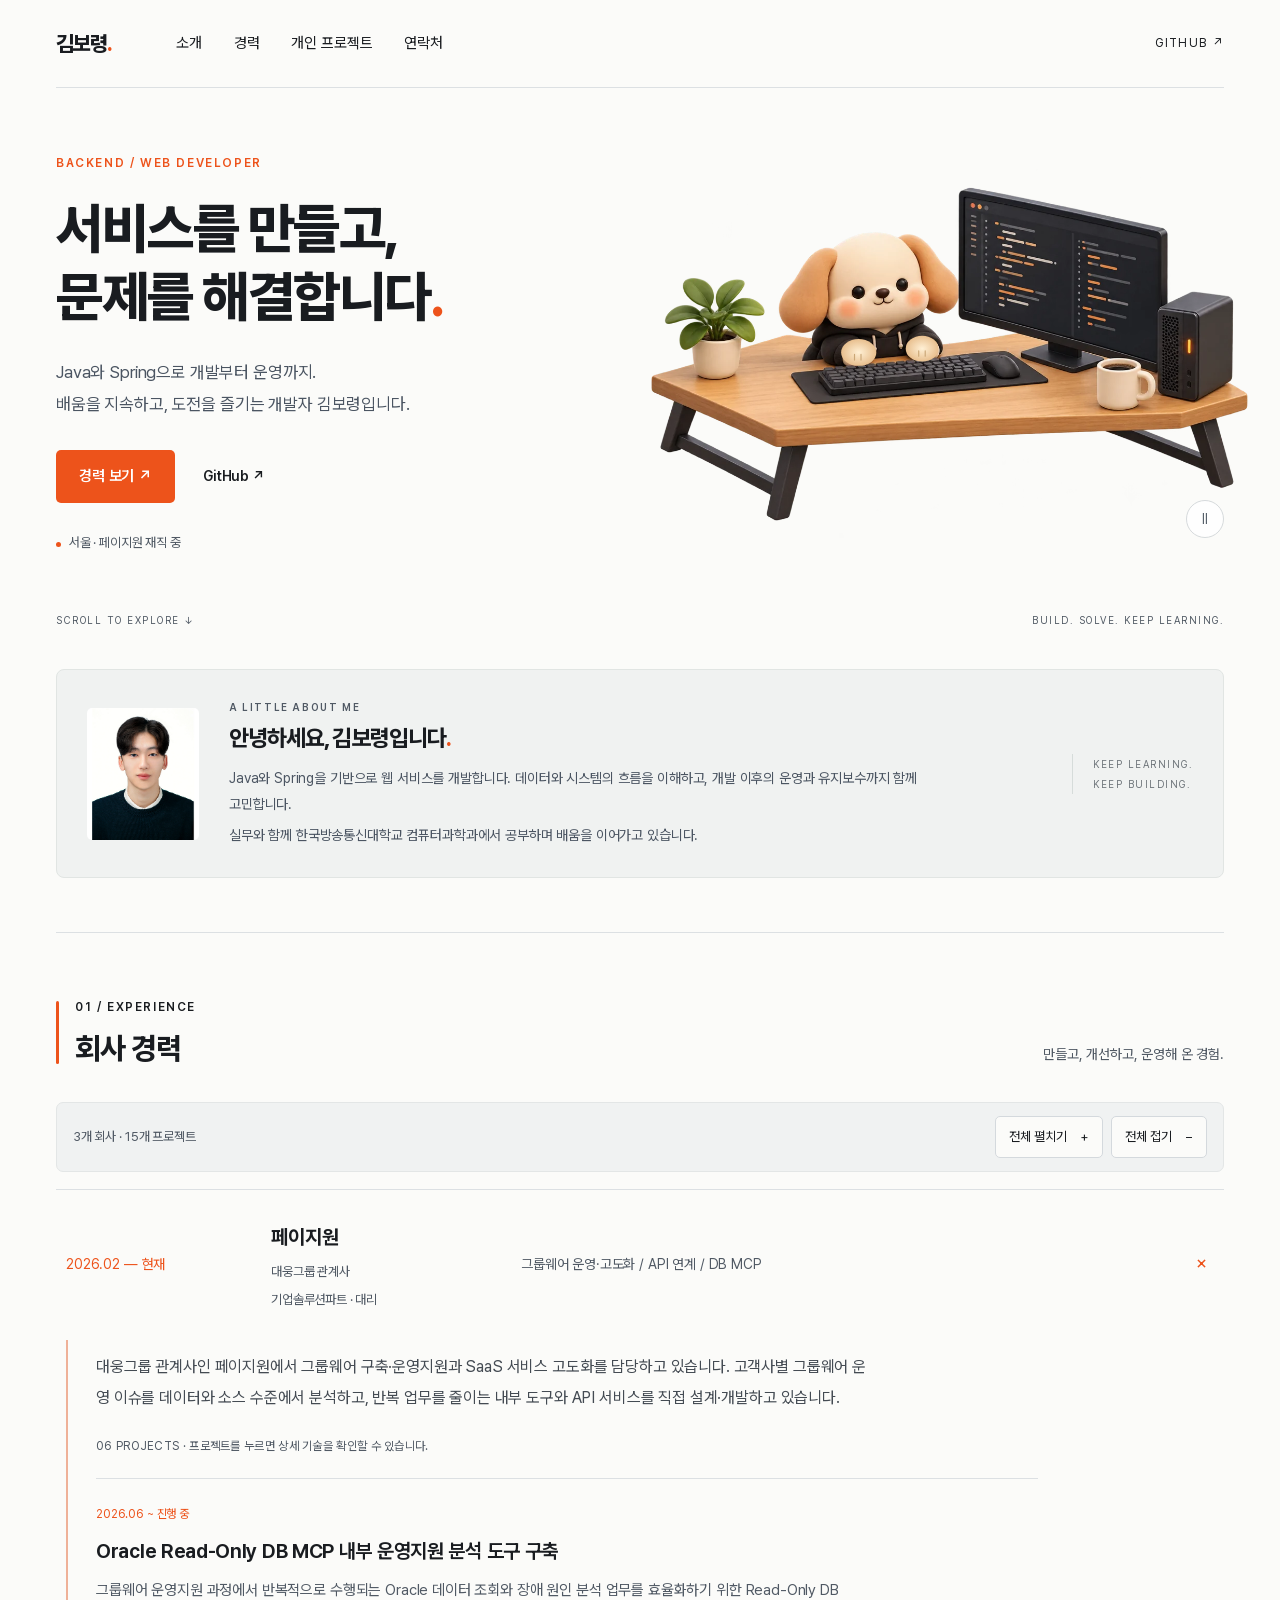
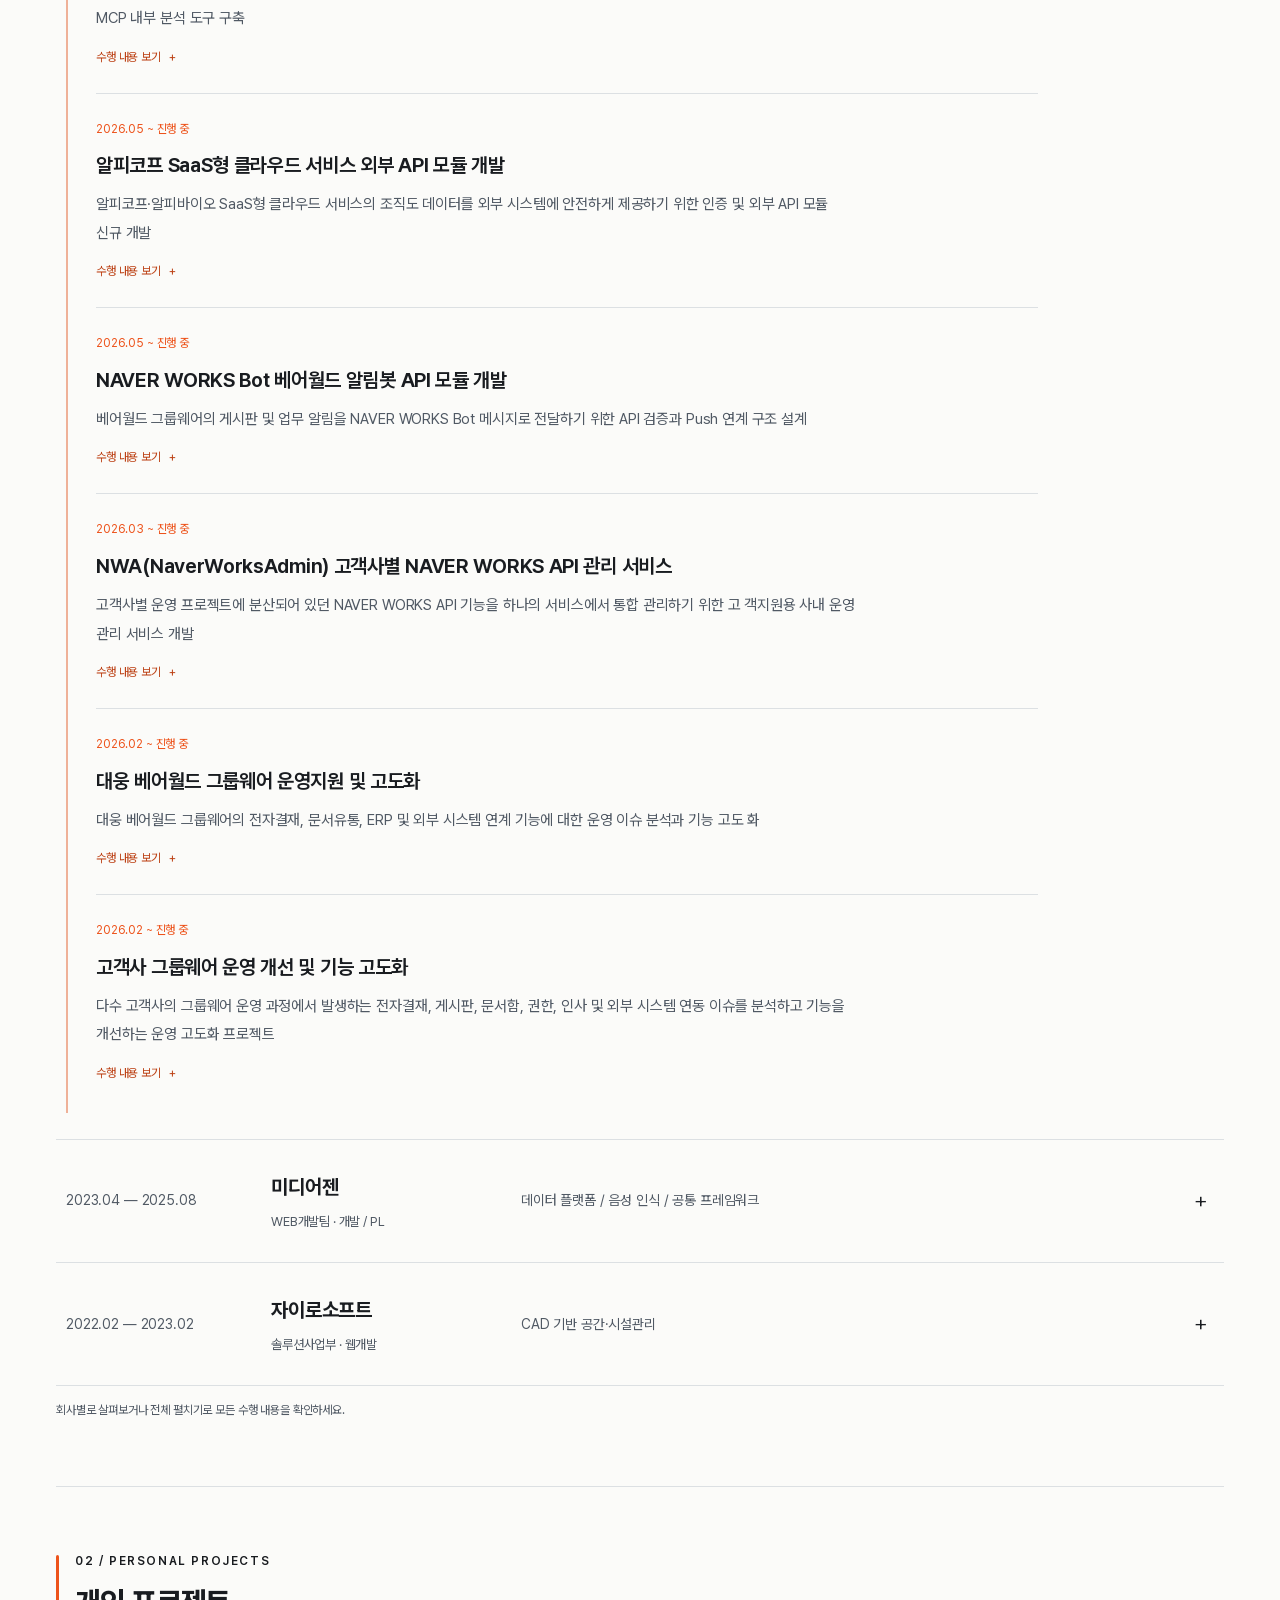
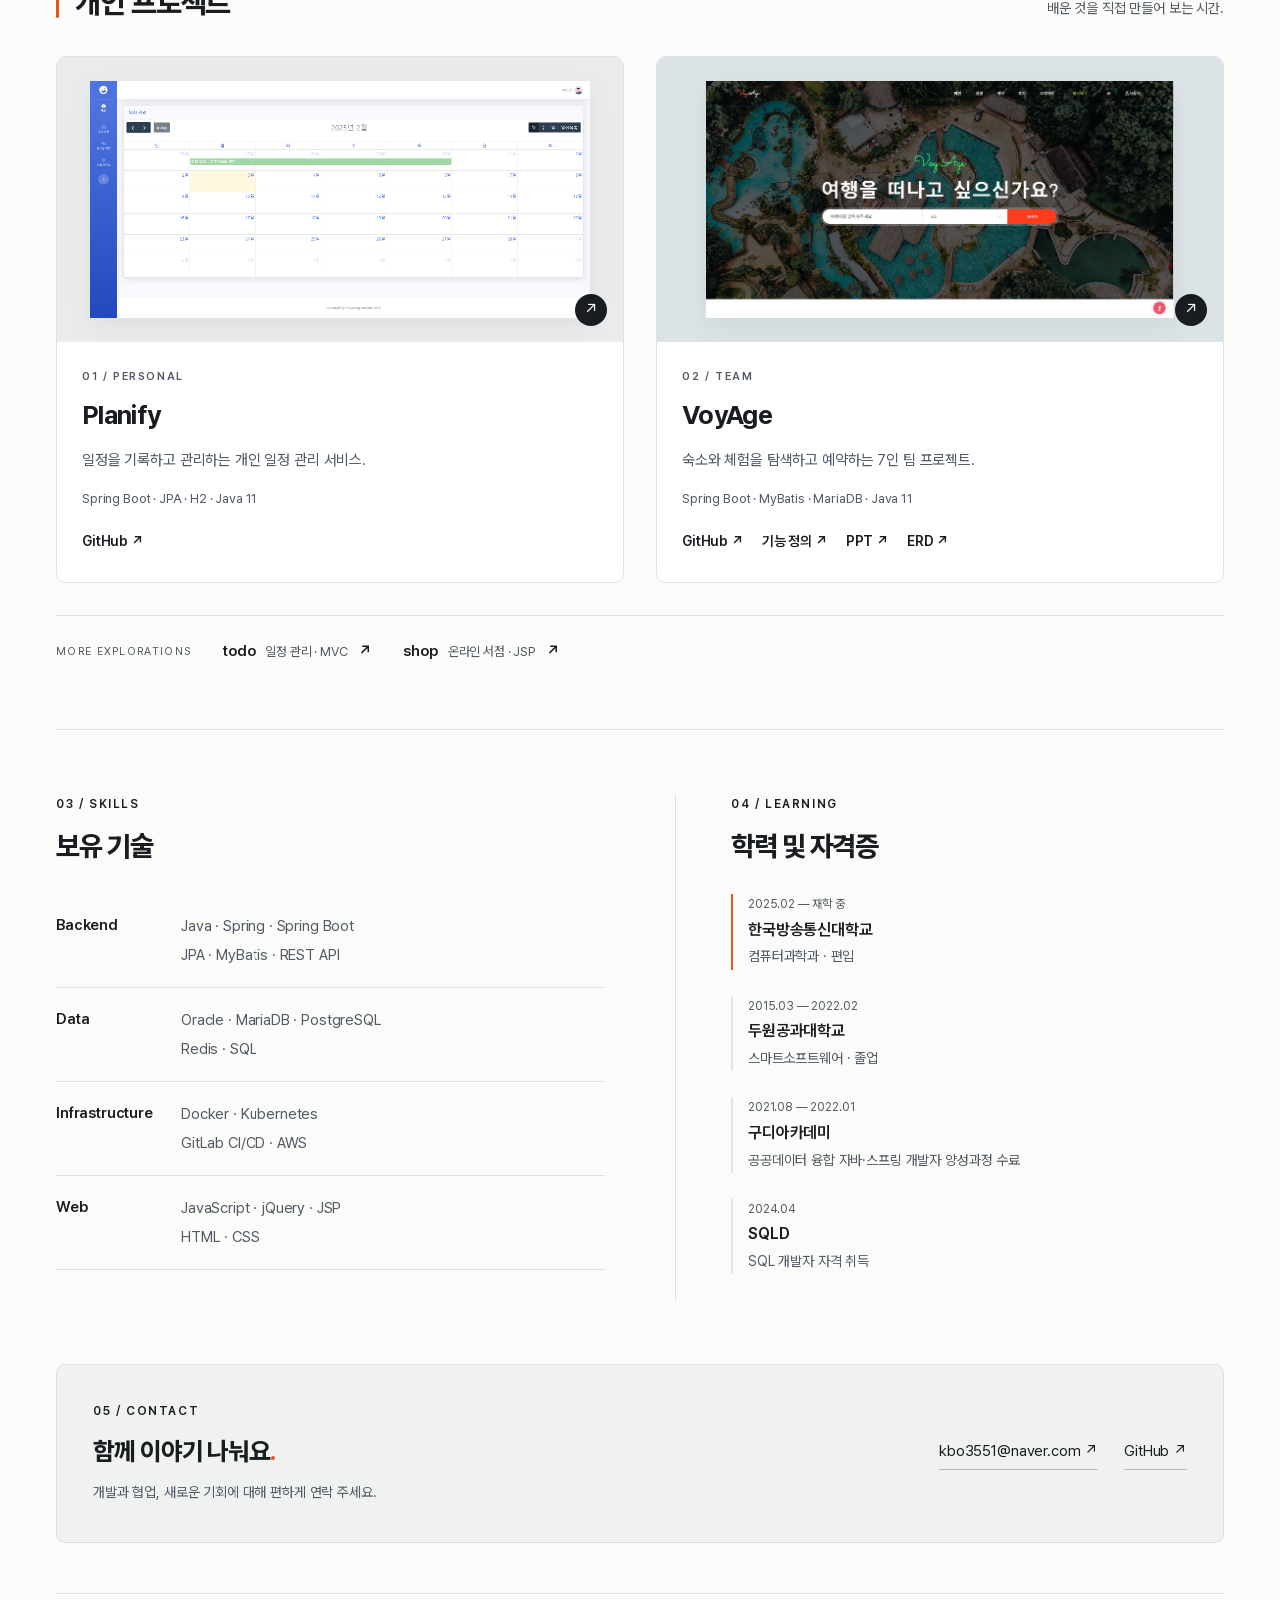
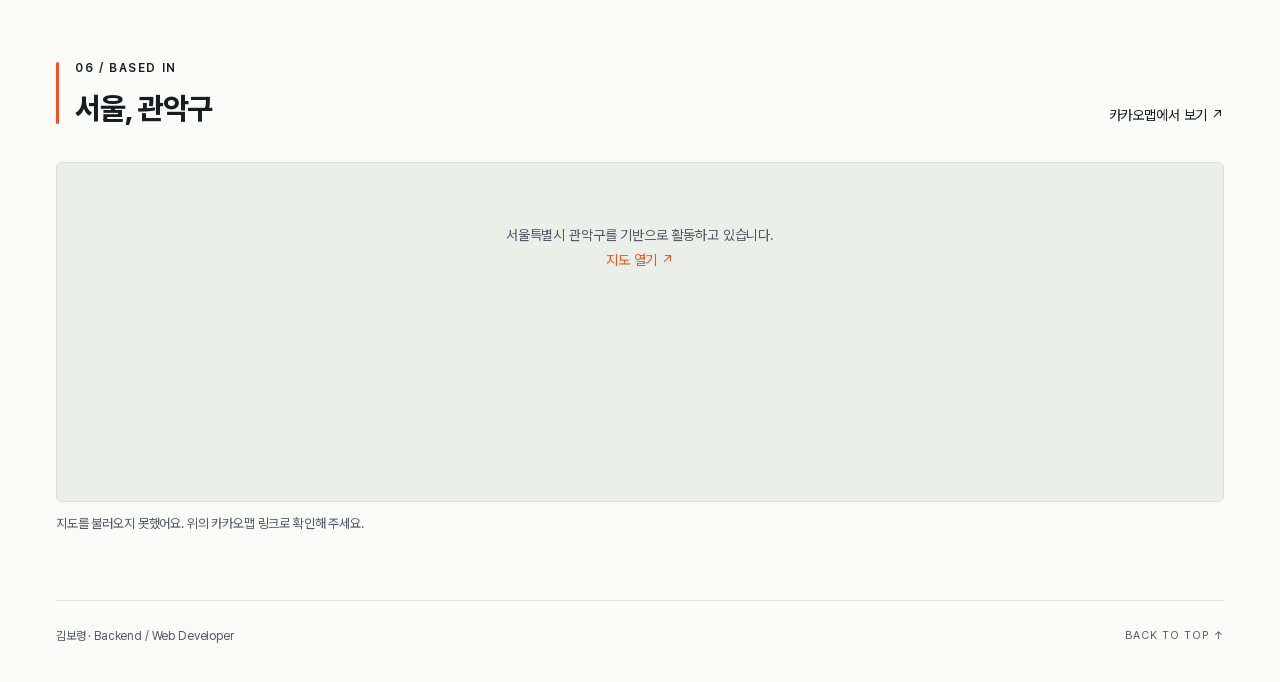
<file: index.html>
<!doctype html>
<html lang="ko">
<head>
<meta charset="utf-8">
<meta name="viewport" content="width=device-width, initial-scale=1">
<meta name="description" content="Java와 Spring으로 개발부터 운영까지. 개발자 김보령의 경력과 개인 프로젝트.">
<meta name="theme-color" content="#fafaf8">
<title>김보령 · Backend / Web Developer</title>
<link rel="icon" href="assets/img/favicon.ico">
<link rel="preload" href="assets/fonts/PretendardVariable.woff2" as="font" type="font/woff2" crossorigin>
<link rel="stylesheet" href="assets/css/portfolio.css">
<script src="assets/js/portfolio.js" defer>
</script>
</head>
<body>
<a class="skip" href="#main">본문으로 이동</a>
<header>
<a class="brand" href="#about">김보령<span>.</span>
</a>
<button class="menu-toggle" type="button" aria-label="메뉴 열기" aria-expanded="false" aria-controls="navigation">
<span>
</span>
<span>
</span>
</button>
<nav id="navigation" aria-label="주 메뉴">
<a href="#about">소개</a>
<a href="#experience">경력</a>
<a href="#projects">개인 프로젝트</a>
<a href="#contact">연락처</a>
</nav>
<a class="header-note" href="https://github.com/kbo3551" target="_blank" rel="noopener noreferrer">GITHUB ↗</a>
</header>
<main id="main">
<section class="hero" id="about" aria-labelledby="hero-title">
<div class="hero-copy">
<p class="eyebrow accent">BACKEND / WEB DEVELOPER</p>
<h1 id="hero-title">서비스를 만들고,<br>문제를 해결합니다<span>.</span>
</h1>
<p class="description">Java와 Spring으로 개발부터 운영까지.<br>배움을 지속하고, 도전을 즐기는 개발자 김보령입니다.</p>
<div class="actions">
<a class="button" href="#experience">경력 보기 ↗</a>
<a class="text-link" href="https://github.com/kbo3551" target="_blank" rel="noopener noreferrer">GitHub ↗</a>
</div>
<p class="location">
<span class="dot">
</span> 서울 · 페이지원 재직 중</p>
</div>
<div class="studio" id="studio">
<div class="studio-art">
<img class="studio-image" src="assets/img/studio.webp" alt="검은 후드를 입은 통통한 강아지가 앉아 있는 작은 개발 작업실" width="1000" height="667" fetchpriority="high">
<svg class="dog-animation" viewBox="0 0 1610 965" aria-hidden="true"><defs><radialGradient id="fur"><stop stop-color="#fff0d5"/><stop offset="1" stop-color="#e8bf8e"/></radialGradient><clipPath id="head-clip"><path d="M370 370 Q365 305 411 245 Q441 208 484 205 Q519 163 607 164 Q697 157 743 200 Q800 209 829 268 Q867 322 848 366 Q833 396 785 391 Q737 438 635 437 Q536 449 482 411 Q409 433 370 370Z"/></clipPath></defs><g class="paw paw-left"><ellipse cx="576" cy="480" rx="46" ry="35" fill="url(#fur)"/><path d="M565 485v15 M582 485v15" stroke="#caa777" stroke-width="3" stroke-linecap="round"/></g><g class="paw paw-right"><ellipse cx="742" cy="470" rx="43" ry="34" fill="url(#fur)"/><path d="M733 476v14 M750 476v14" stroke="#caa777" stroke-width="3" stroke-linecap="round"/></g></svg>
<span class="spark" aria-hidden="true">✦</span>
</div>
<button class="animation-toggle" type="button" aria-label="강아지 애니메이션 일시정지" aria-pressed="false"><span aria-hidden="true">Ⅱ</span></button>
</div>
<div class="hero-bottom">
<a href="#experience">SCROLL TO EXPLORE ↓</a>
<span>BUILD. SOLVE. KEEP LEARNING.</span>
</div>
</section>
<section class="profile-strip" aria-labelledby="profile-title"><img src="assets/img/me.jpg" alt="개발자 김보령의 프로필 사진" width="130" height="154" loading="lazy"><div><p class="eyebrow">A LITTLE ABOUT ME</p><h2 id="profile-title">안녕하세요, 김보령입니다<span>.</span></h2><p>Java와 Spring을 기반으로 웹 서비스를 개발합니다. 데이터와 시스템의 흐름을 이해하고, 개발 이후의 운영과 유지보수까지 함께 고민합니다.</p><p>실무와 함께 한국방송통신대학교 컴퓨터과학과에서 공부하며 배움을 이어가고 있습니다.</p></div><span class="profile-aside">KEEP LEARNING.<br>KEEP BUILDING.</span></section>
<section id="experience" class="section" aria-labelledby="experience-title">
<div class="heading">
<div>
<p class="eyebrow">01 / EXPERIENCE</p>
<h2 id="experience-title">회사 경력</h2>
</div>
<p>만들고, 개선하고, 운영해 온 경험.</p>
</div>
<div class="career-toolbar"><span>3개 회사 · 15개 프로젝트</span><div class="career-controls"><button type="button" data-career-action="expand">전체 펼치기 <span aria-hidden="true">+</span></button><button type="button" data-career-action="collapse">전체 접기 <span aria-hidden="true">−</span></button></div></div><p class="sr-only" id="career-status" role="status"></p>
<details class="career" open>
<summary>
<span class="date">2026.02 — 현재</span>
<span class="company">페이지원<small>대웅그룹 관계사</small><small>기업솔루션파트 · 대리</small>
</span>
<span class="overview">그룹웨어 운영·고도화 / API 연계 / DB MCP</span>
<span class="expand" aria-hidden="true">+</span>
</summary>
<div class="career-body"><p class="career-intro">대웅그룹 관계사인 페이지원에서 그룹웨어 구축·운영지원과 SaaS 서비스 고도화를 담당하고 있습니다. 고객사별 그룹웨어 운영 이슈를 데이터와 소스 수준에서 분석하고, 반복 업무를 줄이는 내부 도구와 API 서비스를 직접 설계·개발하고 있습니다.</p><p class="project-count">06 PROJECTS · 프로젝트를 누르면 상세 기술을 확인할 수 있습니다.</p><div class="career-projects"><details class="career-project-detail"><summary class="project-detail-summary"><span class="career-period">2026.06 ~ 진행 중</span><span class="detail-project-title">Oracle Read-Only DB MCP 내부 운영지원 분석 도구 구축</span><span class="detail-project-overview">그룹웨어 운영지원 과정에서 반복적으로 수행되는 Oracle 데이터 조회와 장애 원인 분석 업무를 효율화하기 위한 Read-Only DB MCP 내부 분석 도구 구축</span><span class="detail-hint">수행 내용 보기 <span aria-hidden="true">+</span></span></summary><div class="project-detail-body"><dl class="project-metadata"><div><dt>고객사 / 구분</dt><dd>사내 내부 서비스 / 페이지원</dd></div><div><dt>담당 역할</dt><dd>설계 / 개발 / 운영 도입</dd></div><div><dt>참여 인원</dt><dd>1명</dd></div><div><dt>기술 환경</dt><dd>JDK 17, Spring Boot, Gradle, MCP, Oracle, SQL, Read-Only DB Connection</dd></div></dl><h4>주요 수행 업무 및 성과</h4><ul><li>핵심 성과 : 운영지원 업무에 조회 전용 MCP 도구를 도입하여 데이터 오류 및 연동 장애 발생 시 원인 파악 시간을 기존 대비 약 40% 단축</li><li>프로젝트 구축 : JDK 17, Spring Boot 및 Gradle 기반 Oracle 전용 MCP 서버 구조 설계 및 개발</li><li>조회 전용 구조 : Read-Only DB Connection과 조회 전용 계정을 기반으로 운영 데이터 변경이 불가능한 안전한 분석 환경 구성</li><li>분석 기능 개발 : 전자결재, 인사연동, 외부 API 연계 장애 발생 시 필요한 테이블 및 처리 데이터를 MCP를 통해 조회할 수 있도록 기능 구현</li><li>분석 절차 표준화 : 장애 유형별 확인 대상 테이블, 주요 컬럼, 연동 상태 및 로그 확인 절차 표준화</li><li>운영 효율화 : 반복적으로 수행하던 SQL 작성 및 데이터 확인 작업을 MCP 기반 조회 방식으로 전환하여 분석 생산성 향상</li><li>안전성 확보 : INSERT, UPDATE, DELETE 등 변경 쿼리를 제한하고 허용된 조회 기능만 제공하도록 접근 범위 통제</li><li>운영 적용 : 실제 그룹웨어 운영지원 업무에 도입하여 데이터 정합성 확인과 장애 원인 분석에 활용</li></ul></div></details><details class="career-project-detail"><summary class="project-detail-summary"><span class="career-period">2026.05 ~ 진행 중</span><span class="detail-project-title">알피코프 SaaS형 클라우드 서비스 외부 API 모듈 개발</span><span class="detail-project-overview">알피코프·알피바이오 SaaS형 클라우드 서비스의 조직도 데이터를 외부 시스템에 안전하게 제공하기 위한 인증 및 외부 API 모듈 신규 개발</span><span class="detail-hint">수행 내용 보기 <span aria-hidden="true">+</span></span></summary><div class="project-detail-body"><dl class="project-metadata"><div><dt>고객사 / 구분</dt><dd>알피코프·알피바이오 / 페이지원</dd></div><div><dt>담당 역할</dt><dd>연동 분석 / 공수 산정 / API 설계 / 개발</dd></div><div><dt>참여 인원</dt><dd>1명</dd></div><div><dt>기술 환경</dt><dd>JDK 17, Spring Boot, Gradle, REST API, Oracle, SQL, JSON, SSO, JWT, Apache, Embedded Tomcat, GitLab</dd></div></dl><h4>주요 수행 업무 및 성과</h4><ul><li>핵심 성과 : 별도의 외부 API 제공 프로젝트가 없던 기존 SaaS 환경에서 조직도 데이터 제공을 위한 독립 실행형 API 모듈 신규 설계 및 개발</li><li>연동 분석 : 기존 SaaS형 그룹웨어의 SSO, 사용자 인증 및 고객사별 데이터 구조를 분석하여 외부 연동 가능 범위 정의</li><li>공수 산정 : 인증, 데이터 조회, 감사 로그, 보안 설정 및 배포 환경을 포함한 전체 개발 범위와 공수 산정</li><li>아키텍처 설계 : 기존 JDK 8 기반 그룹웨어와 분리하여 JDK 17 및 Embedded Tomcat 기반 Spring Boot 애플리케이션 구성</li><li>인증 기능 개발 : 로그인, 티켓 발급, 전자서명 검증, 만료 처리 등 외부 시스템 연동용 인증 구조 설계 및 구현</li><li>API 개발 : 조직 조회, 구성원 조회 및 사용자 사진 조회 API와 외부 제공 데이터 항목 정의</li><li>멀티테넌트 처리 : 요청 Host를 기준으로 고객사를 식별하고 고객사별 스키마와 데이터를 조회하는 구조 설계</li><li>대용량 조회 : 페이징, 대량 조회, 사용자 사용·노출 여부 및 외부 연동 대상 조건 등 조회 기준 정립</li><li>감사 로그 : 호출 API 유형, 요청 IP, 처리 결과 코드 및 조회 Row 수 등을 저장하는 외부 API 호출 이력 구조 설계</li><li>응답 표준화 : JSON 공통 응답 구조와 인증·조회·시스템 오류에 대한 에러 코드 체계 설계</li><li>보안 검토 : 토큰 마스킹, IP Allowlist, 인증정보 관리 및 외부 노출 데이터 최소화 등 보안 보완 항목 검토</li><li>연계 환경 구성 : Apache Reverse Proxy를 통해 기존 서비스와 동일 도메인을 사용하면서 /api/v1/- 요청만 별도 Spring Boot 애플리케이션으로 전달하도록 구성</li></ul></div></details><details class="career-project-detail"><summary class="project-detail-summary"><span class="career-period">2026.05 ~ 진행 중</span><span class="detail-project-title">NAVER WORKS Bot 베어월드 알림봇 API 모듈 개발</span><span class="detail-project-overview">베어월드 그룹웨어의 게시판 및 업무 알림을 NAVER WORKS Bot 메시지로 전달하기 위한 API 검증과 Push 연계 구조 설계</span><span class="detail-hint">수행 내용 보기 <span aria-hidden="true">+</span></span></summary><div class="project-detail-body"><dl class="project-metadata"><div><dt>고객사 / 구분</dt><dd>대웅 베어월드 / 페이지원</dd></div><div><dt>담당 역할</dt><dd>API 분석 / 연계 설계 / 테스트 / 문서화</dd></div><div><dt>참여 인원</dt><dd>1명</dd></div><div><dt>기술 환경</dt><dd>Java, Spring, REST API, NAVER WORKS API, OAuth 2.0, JWT, Oracle, SQL</dd></div></dl><h4>주요 수행 업무 및 성과</h4><ul><li>핵심 성과 : NAVER WORKS Bot 인증 및 메시지 발송 API를 검증하고 베어월드 Push API 연계 처리 구조 수립</li><li>Bot 설정 : NAVER WORKS Developer Console을 통한 Bot 등록, Bot 도메인 추가 및 사용 환경 구성</li><li>인증 검증 : JWT 생성과 Access Token 발급 절차를 테스트하고 인증 요청·응답 구조 분석</li><li>발송 기능 검증 : 사용자 및 채널 대상 메시지 발송 API 테스트와 응답·오류 처리 방식 확인</li><li>공지 기능 검토 : 게시판 정보를 기반으로 제목, 링크 및 첨부파일 정보를 전달하는 공지형 Bot 기능 테스트</li><li>연계 구조 설계 : 요청 검증, 발송 대상자 조회, 메시지 Payload 생성, NAVER WORKS 인증·발송, 결과 로그 저장 흐름 설계</li><li>대상자 산정 : 사용자별, 조직·그룹별 및 채널별 발송 대상 산정 방식과 API 처리 분기 정의</li><li>실패 처리 : 인증 실패, 사용자 미존재, 메시지 발송 실패 등 주요 예외 상황에 대한 처리 방식 정리</li><li>운영 문서화 : Bot API 통신 테스트 절차, 인증정보 관리 및 운영 가이드 작성</li></ul></div></details><details class="career-project-detail"><summary class="project-detail-summary"><span class="career-period">2026.03 ~ 진행 중</span><span class="detail-project-title">NWA(NaverWorksAdmin) 고객사별 NAVER WORKS API 관리 서비스</span><span class="detail-project-overview">고객사별 운영 프로젝트에 분산되어 있던 NAVER WORKS API 기능을 하나의 서비스에서 통합 관리하기 위한 고 객지원용 사내 운영 관리 서비스 개발</span><span class="detail-hint">수행 내용 보기 <span aria-hidden="true">+</span></span></summary><div class="project-detail-body"><dl class="project-metadata"><div><dt>고객사 / 구분</dt><dd>사내 내부 서비스 / 페이지원</dd></div><div><dt>담당 역할</dt><dd>설계 / 개발 / API 연계 / 운영 관리 기능 개발</dd></div><div><dt>참여 인원</dt><dd>1명</dd></div><div><dt>기술 환경</dt><dd>JDK 17, Spring Boot, Gradle, REST API, NAVER WORKS API, OAuth 2.0, JWT, Oracle, SQL, JavaScript, jQuery, GitLab, GitLab Runner</dd></div></dl><h4>주요 수행 업무 및 성과</h4><ul><li>핵심 성과 : 기존 수동 처리 업무를 사내 운영 서비스로 전환하여 고객지원 대응 속도를 약 30% 개선하고 실제 운영지원 파트에서 활용 중</li><li>프로젝트 설계 : JDK 17, Spring Boot 및 Gradle 기반 NWA 프로젝트 구조와 고객사별 API 관리 구조 설계</li><li>API 통합 관리 : 고객사별 NAVER WORKS API 인증정보, 통신 설정 및 운영 기능을 하나의 서비스에서 관리하도록 구현</li><li>유지보수성 개선 : 개별 고객사 프로젝트에 분산되어 있던 API 기능을 별도 관리 서비스로 분리하여 확장성과 유지보수성 향상</li><li>운영 기능 개발 : NAVER WORKS 조직도 API 기반 보조 이메일 삭제, 조직도 On·Off 및 외부 브라우저 On·Off 기능 구현</li><li>수동 업무 자동화 : 기존에 개발자가 API를 직접 호출하거나 DB 및 설정값을 확인해 처리하던 업무를 화면 기반 운영 기능으로 전 환</li><li>테스트 기능 구축 : NWA 내부에 고객사별 테스트 API를 추가하여 인증 상태와 API 응답을 즉시 확인할 수 있도록 구성</li><li>현업 적용 : 개발서버 및 운영 환경에 반영하여 고객지원 담당자가 실제 고객사 문의와 장애 대응에 직접 활용</li><li>대응 속도 개선 : 반복적인 개발자 요청과 수동 API 호출 절차를 줄여 운영지원 처리 시간을 약 30% 단축</li><li>배포 자동화 : GitLab Runner 기반 자동화 배포 적용 및 개발·운영 반영 흐름 점검</li></ul></div></details><details class="career-project-detail"><summary class="project-detail-summary"><span class="career-period">2026.02 ~ 진행 중</span><span class="detail-project-title">대웅 베어월드 그룹웨어 운영지원 및 고도화</span><span class="detail-project-overview">대웅 베어월드 그룹웨어의 전자결재, 문서유통, ERP 및 외부 시스템 연계 기능에 대한 운영 이슈 분석과 기능 고도 화</span><span class="detail-hint">수행 내용 보기 <span aria-hidden="true">+</span></span></summary><div class="project-detail-body"><dl class="project-metadata"><div><dt>고객사 / 구분</dt><dd>대웅 / 페이지원</dd></div><div><dt>담당 역할</dt><dd>운영지원 / 유지보수 / 장애 분석 / 데이터 보정 / 소스 수정</dd></div><div><dt>참여 인원</dt><dd>1명</dd></div><div><dt>기술 환경</dt><dd>Java, Spring, JSP, Oracle, SQL, JavaScript, jQuery, Tomcat, GitLab, GitLab Runner</dd></div></dl><h4>주요 수행 업무 및 성과</h4><ul><li>핵심 성과 : 전자결재·문서유통·ERP 연계 장애를 데이터 및 소스 레벨에서 분석하고 조치하여 그룹웨어 서비스 안정성 확보</li><li>운영지원 : 전자결재, 연동결재, MDVAN, 자원예약, 공지, 메일 정기삭제 예외 등 주요 운영 이슈 대응</li><li>데이터 정합성 개선 : 전자결재 Content·XML 손상, XML 비허용 문자, 관련문서 중복 Key, 결재라인 서명 미노출 등 데이터 오류 원인 분석 및 DB 보정</li><li>결재 로직 분석 : 문서 반려 조건, 접수결재 연결 정보, 결재 상태 불일치 및 연동결재 재상신 오류 분석</li><li>외부 연동 장애 분석 : APPID·APREQID 콜백 처리 이력, MDVAN 응답 코드, 개발·운영 URL 설정 오류 등 연동 장애 원인 파악 및 조치</li><li>소스 수정 : ERP 기안 삭제 오류, 대외접수문서 원기안문 오류, 수신처 INSERT 구분자 오류 등 전자결재·문서유통 연계 로직 개선</li><li>SAP 양식 연계 : SAP 내부통제 연동양식 추가를 위한 FORMID, IFID, IFEVENT, IFDATA 복제·매핑 및 신규 양식 검증</li><li>데이터 복구 : 중복 생성 및 철회 과정에서 잘못 연결된 접수결재 관계 데이터를 실제 진행 문서 기준으로 보정</li><li>배포 검증 : 서버 재기동, Tomcat Manager 기반 배포 테스트 및 GitLab Runner 자동화 배포 파이프라인 점검</li><li>운영 안정화 : 운영 반영 후 전자결재 완료 처리, 문서함 제외 여부 및 외부 연동 정상 동작 검증</li></ul></div></details><details class="career-project-detail"><summary class="project-detail-summary"><span class="career-period">2026.02 ~ 진행 중</span><span class="detail-project-title">고객사 그룹웨어 운영 개선 및 기능 고도화</span><span class="detail-project-overview">다수 고객사의 그룹웨어 운영 과정에서 발생하는 전자결재, 게시판, 문서함, 권한, 인사 및 외부 시스템 연동 이슈를 분석하고 기능을 개선하는 운영 고도화 프로젝트</span><span class="detail-hint">수행 내용 보기 <span aria-hidden="true">+</span></span></summary><div class="project-detail-body"><dl class="project-metadata"><div><dt>고객사 / 구분</dt><dd>한국식품산업협회, KCL, 협성대학교, 한성대학교, 일산병원, 현대종합금속, 서울아산병원 등 / 페이지원</dd></div><div><dt>담당 역할</dt><dd>운영 개선 / 기능 분석 / 소스 수정 / 연동 개발 / 배포 지원</dd></div><div><dt>참여 인원</dt><dd>프로젝트별 상이</dd></div><div><dt>기술 환경</dt><dd>Java, Spring, JSP, Oracle, SQL, JavaScript, jQuery, REST API, NAVER WORKS API, EAI</dd></div></dl><h4>주요 수행 업무 및 성과</h4><ul><li>핵심 성과 : 고객사별로 상이한 그룹웨어 환경과 데이터 구조를 분석하여 운영 장애 해결 및 기능 안정화</li><li>게시판 개선 : 한국식품산업협회 보안게시 설정 시 관리자 비밀번호 입력 없이 권한에 따라 게시글을 확인할 수 있도록 프론트·백엔 드 로직 개선</li><li>문서유통 개선 : 협성대학교 대외접수문서 원기안문 오류에 대한 대외문서 분기 처리 적용 및 NPE 방지 로직 구현</li><li>인사연동 대응 : 한성대학교 인사연동 오류의 데이터 및 배치 처리 상태 분석</li><li>권한 관리 : 문서관리자 권한 일괄 부여와 고객사별 문서 접근 권한 보정</li><li>사용자 기능 개선 : 비밀번호 찾기 링크 변경 및 사용자 접근 경로 수정</li><li>문서번호 오류 대응 : 문서번호 채번 규칙과 관련 데이터 정합성을 분석하여 오류 조치</li><li>서비스 안정화 : 일산병원 기록물문서함 클릭 오류, 외부발송완료함 조회 오류 및 DB 사용률 점검</li><li>문서함 노출 분석 : 현대종합금속 겸직정보 기반 접수기안 문서함 노출 조건 분석 및 개선 방향 수립</li><li>캘린더 연계 : KCL ERP·그룹웨어·NAVER WORKS 캘린더 간 일정 연계 배치 개발</li><li>인사연동 개선 : 서울아산병원 EAI 기반 NAVER WORKS 인사연동 오류 분석, 기관별 코드 체계 검증 및 데이터 보정</li><li>배포 지원 : 고객사별 개발·운영 환경에 소스 및 설정을 반영하고 정상 동작 검증</li></ul></div></details></div></div>
</details>
<details class="career">
<summary>
<span class="date">2023.04 — 2025.08</span>
<span class="company">미디어젠<small>WEB개발팀 · 개발 / PL</small>
</span>
<span class="overview">데이터 플랫폼 / 음성 인식 / 공통 프레임워크</span>
<span class="expand" aria-hidden="true">+</span>
</summary>
<div class="career-body"><p class="career-intro">바이오 데이터·AI·음성 인식 도메인의 웹 플랫폼을 개발했습니다. 개발과 함께 요구사항 분석, 일정 관리 및 결과 검증 등 PL 역할을 수행했습니다.</p><p class="project-count">05 PROJECTS · 프로젝트를 누르면 상세 기술을 확인할 수 있습니다.</p><div class="career-projects"><details class="career-project-detail"><summary class="project-detail-summary"><span class="career-period">2024.05 ~ 2025.08</span><span class="detail-project-title">KBDS 바이오 데이터 분석 시스템 고도화 및 운영 관리</span><span class="detail-project-overview">국가 바이오 데이터 분석 플랫폼 K-BDS의 기능 고도화 및 운영 자동화를 통해 연구자의 컴퓨팅 자원 활용과 연구자 간 협업을 지원하는 플랫폼 구축 및 운영</span><span class="detail-hint">수행 내용 보기 <span aria-hidden="true">+</span></span></summary><div class="project-detail-body"><dl class="project-metadata"><div><dt>고객사 / 구분</dt><dd>한국과학기술정보연구원(KISTI) / 미디어젠</dd></div><div><dt>담당 역할</dt><dd>개발 / PL</dd></div><div><dt>참여 인원</dt><dd>2명</dd></div><div><dt>기술 환경</dt><dd>JDK 1.8, Spring MVC, MariaDB, Redis, Docker, Kubernetes, Prometheus, Slurm, GitLab, SVN, Maven, jQuery, JavaScript, Python, spaCy</dd></div></dl><h4>주요 수행 업무 및 성과</h4><ul><li>핵심 성과 : 약 3,700만 건 규모의 PubMed 비정형 데이터 정제 파이프라인 구축 및 연구 인프라 자동화</li><li>데이터 수집 : FTP 자동 접속, 파일 탐색, XML 데이터 수집 및 처리 모듈 개발</li><li>1차 정제 : Java 기반 XML·JSON 파싱과 비정형 국가·기관·저자 주소 정보 추출 로직 구현</li><li>단계별 처리 : 대용량 데이터를 수집, 파싱, 변환, 정제 단계로 분리하여 실패 구간 재처리가 가능한 구조 설계</li><li>아키텍처 개선 : NLP 처리 정확도 향상을 위해 Python·spaCy 및 GPU 기반 정제 방식으로 전환</li><li>성능 최적화 : 대용량 데이터 처리 시 메모리 사용량과 처리 단위를 조정하여 정제 안정성 개선</li><li>인프라 자동화 : Kubernetes, GoTTY, Apache Proxy 기반 사용자별 독립 연구용 Pod 생성 및 관리 자동화</li><li>연구 환경 제공 : 사용자별 Jupyter Notebook 및 Web Terminal을 자동 생성하고 접근 경로를 동적으로 연결</li><li>인증 개선 : Redis 기반 로그인 및 사용자 세션 관리 구조 개선</li><li>자원 모니터링 : Spring Batch를 활용한 연구 자원 상태 수집 및 모니터링 기능 구축</li><li>운영 안정화 : 데이터 처리, Pod 생성, 연구 자원 할당 및 사용자 접근 관련 운영 이슈 분석과 개선</li><li>프로젝트 관리 : 고객 요구사항 분석, 업무 일정 관리 및 개발 결과 검증 수행</li></ul></div></details><details class="career-project-detail"><summary class="project-detail-summary"><span class="career-period">2024.03 ~ 2024.05</span><span class="detail-project-title">MZ Core Framework 웹 개발 프레임워크 구축</span><span class="detail-project-overview">사내 웹 서비스의 개발 표준화를 위해 Spring Boot 기반 공통 웹 프레임워크와 재사용 가능한 인증·권한·화면 구성 요소 구축</span><span class="detail-hint">수행 내용 보기 <span aria-hidden="true">+</span></span></summary><div class="project-detail-body"><dl class="project-metadata"><div><dt>고객사 / 구분</dt><dd>미디어젠 / 미디어젠</dd></div><div><dt>담당 역할</dt><dd>개발</dd></div><div><dt>참여 인원</dt><dd>4명</dd></div><div><dt>기술 환경</dt><dd>JDK 11, Spring Boot, Spring Security, JPA, MyBatis, Gradle, PostgreSQL, Thymeleaf, JSP, GitLab, jQuery, JavaScript</dd></div></dl><h4>주요 수행 업무 및 성과</h4><ul><li>핵심 성과 : 향후 사내 웹 사업에 공통으로 적용할 Spring Boot 기반 표준 아키텍처 수립</li><li>아키텍처 설계 : DDD 기반 패키지 구조와 계층별 역할 및 의존성 기준 정의</li><li>데이터 접근 : JPA와 MyBatis를 함께 사용할 수 있는 혼합 구조를 설계하여 생산성과 복잡한 SQL 대응 유연성 확보</li><li>인증·권한 : Spring Security 기반 사용자 인증 및 역할별 접근 제어 모듈 개발</li><li>API 표준화 : 공통 API 응답 구조, 예외 처리 방식 및 요청 검증 기준 정의</li><li>화면 구조 : Thymeleaf와 JSP를 모두 지원할 수 있는 공통 레이아웃 및 화면 구성 방식 설계</li><li>공통 유틸리티 : Java·JavaScript 기반 문자열, 날짜, 파일 및 공통 업무 처리 유틸리티 개발</li><li>형상관리 : GitLab 기반 소스 저장소와 브랜치 운영 등 형상관리 환경 구축</li><li>개발 가이드 : 신규 프로젝트 적용을 위한 패키지 구성, 공통 모듈 사용법 및 개발 규칙 문서화</li></ul></div></details><details class="career-project-detail"><summary class="project-detail-summary"><span class="career-period">2023.11 ~ 2024.03</span><span class="detail-project-title">AMUSE 음성 인식 모델링 시스템</span><span class="detail-project-overview">미디어젠의 STT·TA 솔루션에 사용되는 음성 인식 모델의 학습 데이터 관리, 훈련 실행 및 모델 교체 과정을 지원하 는 사내 시스템 개발</span><span class="detail-hint">수행 내용 보기 <span aria-hidden="true">+</span></span></summary><div class="project-detail-body"><dl class="project-metadata"><div><dt>고객사 / 구분</dt><dd>미디어젠 / 미디어젠</dd></div><div><dt>담당 역할</dt><dd>개발 / PL</dd></div><div><dt>참여 인원</dt><dd>1명</dd></div><div><dt>기술 환경</dt><dd>JDK 1.8, eGovFramework, PostgreSQL, Docker, Maven, GitLab, jQuery, JavaScript, SFTP, SSH</dd></div></dl><h4>주요 수행 업무 및 성과</h4><ul><li>핵심 성과 : ASR 모델 훈련 및 관리 시스템을 단독으로 설계하고 풀스택 개발</li><li>시스템 설계 : 사용자, 학습 데이터, 모델, 훈련 작업 및 배포 이력을 관리하기 위한 전체 구조 설계</li><li>데이터 설계 : 대용량 음성 학습 데이터를 효율적으로 관리하기 위한 DB 테이블과 파일 관리 구조 설계</li><li>대용량 업로드 : 대용량 파일 분할 업로드와 드래그 앤 드롭 기반 학습 데이터 업로드 기능 구현</li><li>파일 검증 : 업로드 파일의 확장자, 크기, 중복 여부 및 처리 상태 검증 기능 개발</li><li>SFTP·SSH 연계 : 내부 학습 서버로 파일을 전송하고 원격 명령을 실행하는 공통 연계 모듈 개발</li><li>동적 스케줄러 : 모델 학습, 상태 확인 및 모델 교체 작업을 일정에 따라 실행할 수 있는 스케줄러 구현</li><li>배치 자동화 : 수동으로 수행되던 모델 학습·교체 절차를 시스템 기반 배치 작업으로 전환</li><li>공통화 : 시스템 내부 연동을 위한 공통 API, 파일 처리 및 응답 유틸리티 개발</li><li>배포 환경 : Dockerfile 기반 애플리케이션 실행 및 배포 환경 구성</li><li>프로젝트 관리 : 요구사항 분석부터 설계, 개발, 테스트 및 운영 반영까지 전 과정 수행</li></ul></div></details><details class="career-project-detail"><summary class="project-detail-summary"><span class="career-period">2023.06 ~ 2023.11</span><span class="detail-project-title">AI 신약개발 플랫폼 고도화 및 혁신신약 후보물질 도출</span><span class="detail-project-overview">AI 모델을 활용한 신약 후보물질 생성·분석 플랫폼 기능 고도화와 컨테이너 기반 연구 환경 구축</span><span class="detail-hint">수행 내용 보기 <span aria-hidden="true">+</span></span></summary><div class="project-detail-body"><dl class="project-metadata"><div><dt>고객사 / 구분</dt><dd>한국과학기술정보연구원(KISTI) / 미디어젠</dd></div><div><dt>담당 역할</dt><dd>개발 / PL</dd></div><div><dt>참여 인원</dt><dd>2명</dd></div><div><dt>기술 환경</dt><dd>JDK 1.8, Liferay 6.2, MariaDB, Hibernate, Docker, SVN, Maven</dd></div></dl><h4>주요 수행 업무 및 성과</h4><ul><li>핵심 성과 : 신약 후보물질 생성 및 독성 검사 파이프라인 개발과 Liferay 기반 플랫폼 성능 개선</li><li>파이프라인 개발 : 연구자 입력 데이터를 기반으로 AI 모델이 후보물질을 생성하고 독성을 분석하는 전체 FE·BE 처리 과정 구현</li><li>요청 관리 : 연구자가 입력한 분석 조건과 모델 실행 요청을 저장하고 처리 상태를 관리하는 기능 개발</li><li>결과 조회 : 생성된 후보물질, 독성 검사 및 단백질 분석 결과를 화면에서 조회할 수 있도록 기능 구현</li><li>연구 환경 : Docker 기반 AI 모델 저장소와 Jupyter 연동 기능 설계</li><li>파일 연계 : 모델 실행에 필요한 입력 파일과 결과 파일을 저장·조회하는 처리 구조 개발</li><li>성능 개선 : Hibernate ORM 조회 구조와 연관관계를 분석하여 불필요한 조회 및 데이터 로딩 개선</li><li>플랫폼 분석 : Liferay 포틀릿, 서비스 및 화면 구조를 분석하여 기능 고도화에 반영</li><li>기술 문서화 : 후속 개발자를 위한 Liferay 개발 구조 및 기능 적용 가이드 작성</li><li>프로젝트 관리 : 고객 요구사항 분석, 개발 일정 관리 및 결과물 검증 수행</li></ul></div></details><details class="career-project-detail"><summary class="project-detail-summary"><span class="career-period">2023.04 ~ 2023.06</span><span class="detail-project-title">한국교육학술정보원 교직원 교육 이수 플랫폼</span><span class="detail-project-overview">기존 C#·ASP.NET 기반 교직원 교육 이수증 발급 및 관리 시스템을 Java·Spring 기반으로 재구축하는 플랫폼 고도화 사업</span><span class="detail-hint">수행 내용 보기 <span aria-hidden="true">+</span></span></summary><div class="project-detail-body"><dl class="project-metadata"><div><dt>고객사 / 구분</dt><dd>한국교육학술정보원(KERIS) / 미디어젠</dd></div><div><dt>담당 역할</dt><dd>개발</dd></div><div><dt>참여 인원</dt><dd>5명</dd></div><div><dt>기술 환경</dt><dd>JDK 1.8, eGovFramework, PostgreSQL, Maven, SVN, GitLab, jQuery, JavaScript, Jsoup, iText7, Html2Pdf, Apache POI</dd></div></dl><h4>주요 수행 업무 및 성과</h4><ul><li>핵심 성과 : 레거시 ASP.NET 시스템의 Java 전환 및 상용 라이선스 종속성이 없는 PDF 생성 구조 구축</li><li>PDF 구조 개선 : 라이선스 제약이 있는 Aspose를 대체하기 위해 Jsoup, iText7 및 Html2Pdf 기반 PDF 생성 기능 설계 및 구현</li><li>HTML 변환 : 이수증 HTML 템플릿과 CSS를 분석하여 PDF 출력 형식으로 변환하는 구조 개발</li><li>한글 처리 : 한글 폰트와 줄바꿈, 표 및 이미지가 포함된 이수증 PDF 출력 오류 개선</li><li>본인인증 : PASS 본인인증 서비스 연동 및 사용자 인증 결과 처리</li><li>엑셀 기능 : Apache POI 기반 공통 엑셀 출력 유틸리티 개발</li><li>교육 관리 : 교직원 교육 이수 내역 조회, 이수 상태 관리 및 이수증 발급 기능 개발</li><li>레거시 전환 : 기존 C#·ASP.NET 기능과 데이터를 분석하여 Java 기반 기능으로 재구현</li></ul></div></details></div></div>
</details>
<details class="career">
<summary>
<span class="date">2022.02 — 2023.02</span>
<span class="company">자이로소프트<small>솔루션사업부 · 웹개발</small>
</span>
<span class="overview">CAD 기반 공간·시설관리</span>
<span class="expand" aria-hidden="true">+</span>
</summary>
<div class="career-body"><p class="career-intro">CAD 도면과 업무 데이터를 연결하는 공간·시설관리 시스템을 개발했습니다. 사용자 포털부터 외부 시스템 연계, 데이터 전환과 기관별 운영까지 담당했습니다.</p><p class="project-count">04 PROJECTS · 프로젝트를 누르면 상세 기술을 확인할 수 있습니다.</p><div class="career-projects"><details class="career-project-detail"><summary class="project-detail-summary"><span class="career-period">2022.05 ~ 2023.02</span><span class="detail-project-title">공간관리시스템</span><span class="detail-project-overview">CAD 도면 연계를 기반으로 의료원 내 공간과 시설을 통합 관리하기 위한 사용자·관리자 포털 구축</span><span class="detail-hint">수행 내용 보기 <span aria-hidden="true">+</span></span></summary><div class="project-detail-body"><dl class="project-metadata"><div><dt>고객사 / 구분</dt><dd>연세의료원 / 자이로소프트</dd></div><div><dt>담당 역할</dt><dd>개발 / PL</dd></div><div><dt>참여 인원</dt><dd>4명</dd></div><div><dt>기술 환경</dt><dd>Java, eGovFramework, MS-SQL, jQuery, Maven, WebGL</dd></div></dl><h4>주요 수행 업무 및 성과</h4><ul><li>핵심 성과 : CAD 도면 연계 기반 시설 통합 관리 포털 구축</li><li>도면 솔루션 : WebGL 기반 도면 기능 커스터마이징 및 CAD 연동 API 설계·개발</li><li>공간 관리 : 건물, 층, 호실 및 공간 정보를 도면과 연결하여 조회·관리할 수 있는 기능 구현</li><li>시설수리 : 시설 고장 접수, 담당자 배정, 처리 상태 및 결과를 관리하는 업무 모듈 개발</li><li>예약 관리 : 회의실 및 공용 공간의 예약 신청·승인·취소 기능 구현</li><li>연구공간 관리 : 연구공간 배정, 사용 현황 및 변경 이력 관리 기능 개발</li><li>임대 관리 : 임대 공간, 계약 정보 및 사용 현황을 관리하는 기능 구현</li><li>외부 연계 : 카카오 알림톡 API와 ERP 시스템 연동</li><li>인증 개발 : CAD 솔루션과 포털 간 사용자 로그인 인증 API 구현</li><li>데이터 전환 : 기존 공간·시설 데이터 마이그레이션 및 검증 수행</li><li>프로젝트 관리 : 요구사항 정리, 개발 업무 배분 및 고객 협의 지원</li></ul></div></details><details class="career-project-detail"><summary class="project-detail-summary"><span class="career-period">2022.02 ~ 2023.02</span><span class="detail-project-title">공간·시설관리 시스템 유지보수</span><span class="detail-project-overview">다수 기관에서 운영 중인 도면 기반 공간·시설관리 시스템의 유지보수와 기관별 기능 개선 수행</span><span class="detail-hint">수행 내용 보기 <span aria-hidden="true">+</span></span></summary><div class="project-detail-body"><dl class="project-metadata"><div><dt>고객사 / 구분</dt><dd>연성대학교, 호서대학교, 국립중앙박물관, 선문대학교, 한밭대학교 / 자이로소프트</dd></div><div><dt>담당 역할</dt><dd>유지보수 / 기능 개발 / 운영지원</dd></div><div><dt>참여 인원</dt><dd>1명</dd></div><div><dt>기술 환경</dt><dd>Java, eGovFramework, IIS, SQL, SVN, Maven, WebGL, Silverlight</dd></div></dl><h4>주요 수행 업무 및 성과</h4><ul><li>핵심 성과 : 다수 기관의 공간·시설관리 시스템 유지보수를 전담하며 운영 안정성 확보</li><li>시스템 점검 : 애플리케이션, 웹 서버 및 DB 상태 점검과 장애 원인 분석</li><li>장애 대응 : 프로그램 오류, 화면 오류, 데이터 불일치 및 도면 연계 오류 수정</li><li>기능 개선 : 기관별 요구사항 분석, 기존 기능 수정 및 신규 기능 개발</li><li>데이터 관리 : 공간, 건물, 시설 및 도면 관련 데이터 등록·보정</li><li>도면 관리 : WebGL 및 Silverlight 기반 도면 조회·편집 기능 오류 대응</li><li>배포 지원 : 수정 소스 빌드, 기관별 서버 반영 및 정상 동작 확인</li><li>고객 대응 : 기관 담당자의 문의사항을 분석하고 처리 결과 및 사용 방법 안내</li></ul></div></details><details class="career-project-detail"><summary class="project-detail-summary"><span class="career-period">2022.11 ~ 2022.12</span><span class="detail-project-title">상면관리시스템 고도화</span><span class="detail-project-overview">기존 Silverlight 기반 서버실 상면관리 시스템을 WebGL 기반으로 전환하고 DBMS 및 프레임워크를 고도화하는 사업</span><span class="detail-hint">수행 내용 보기 <span aria-hidden="true">+</span></span></summary><div class="project-detail-body"><dl class="project-metadata"><div><dt>고객사 / 구분</dt><dd>한국사회보장정보원 / 자이로소프트</dd></div><div><dt>담당 역할</dt><dd>유지보수 / 고도화</dd></div><div><dt>참여 인원</dt><dd>1명</dd></div><div><dt>기술 환경</dt><dd>Java, eGovFramework, MySQL, Oracle, SQL, SVN, Maven, WebGL</dd></div></dl><h4>주요 수행 업무 및 성과</h4><ul><li>핵심 성과 : 레거시 도면 기술과 DBMS 전환을 통한 시스템 확장성 및 유지보수성 개선</li><li>기술 전환 : Silverlight 기반 도면 기능을 WebGL 기반 구조로 전환</li><li>도면 재구성 : 서버실 랙, 장비 및 상면 데이터를 신규 WebGL 도면 구조에 맞게 재매핑</li><li>DB 전환 : Oracle에서 MySQL로 DBMS를 변경하면서 SQL 문법 변환 및 쿼리 튜닝 수행</li><li>프레임워크 개선 : eGovFramework 버전 업그레이드 및 라이브러리 호환성 이슈 해결</li><li>데이터 무결성 : 기존 도면 좌표와 장비 데이터 간 불일치 항목 보정</li><li>오류 수정 : 상면 조회, 랙 선택 및 장비 배치 과정에서 발생하는 주요 프로세스 오류 수정</li><li>운영 검증 : 전환된 도면과 데이터가 기존 업무 흐름에 맞게 동작하는지 검증</li></ul></div></details><details class="career-project-detail"><summary class="project-detail-summary"><span class="career-period">2022.02 ~ 2022.05</span><span class="detail-project-title">오피스 지원 센터</span><span class="detail-project-overview">사무용품과 비품 등 사무환경 서비스 신청 업무를 처리하기 위한 CAD 도면 연계 관리자 포털 구축</span><span class="detail-hint">수행 내용 보기 <span aria-hidden="true">+</span></span></summary><div class="project-detail-body"><dl class="project-metadata"><div><dt>고객사 / 구분</dt><dd>SK하이스텍 / 자이로소프트</dd></div><div><dt>담당 역할</dt><dd>개발</dd></div><div><dt>참여 인원</dt><dd>3명</dd></div><div><dt>기술 환경</dt><dd>Java, eGovFramework, MS-SQL, jQuery, Maven, WebGL</dd></div></dl><h4>주요 수행 업무 및 성과</h4><ul><li>핵심 성과 : 사무환경 서비스 신청 및 관리 기능을 통합한 관리자 포털 구축</li><li>비품 신청 : 사용자의 비품 신청, 승인 및 처리 상태 관리 기능 개발</li><li>재고 관리 : 비품 입고, 출고, 재고 수량 및 변경 이력을 관리하는 기능 구현</li><li>만족도 조사 : 서비스 처리 완료 후 사용자 만족도를 수집하고 결과를 조회하는 기능 개발</li><li>설문 관리 : 설문 등록, 문항 관리, 응답 수집 및 결과 조회 기능 구현</li><li>공간 매핑 : WebGL 도면을 활용한 건물·층·호실 단위 공간 정보 매핑 기능 개발</li><li>관리자 기능 : 서비스 신청 현황, 담당자 배정 및 처리 결과를 관리하는 화면 구현</li><li>데이터 연계 : 비품, 사용자 및 공간 데이터를 연계하여 신청 업무에 활용할 수 있도록 구성</li></ul></div></details></div></div>
</details>
<p class="footnote">회사별로 살펴보거나 전체 펼치기로 모든 수행 내용을 확인하세요.</p>
</section>
<section id="projects" class="section" aria-labelledby="projects-title">
<div class="heading">
<div>
<p class="eyebrow">02 / PERSONAL PROJECTS</p>
<h2 id="projects-title">개인 프로젝트</h2>
</div>
<p>배운 것을 직접 만들어 보는 시간.</p>
</div>
<div class="project-grid">
<article class="project">
<a class="project-image" href="assets/img/portfolio/Planify.png" target="_blank" rel="noopener noreferrer" aria-label="Planify 화면 크게 보기">
<img src="assets/img/portfolio/Planify.png" alt="Planify 실제 프로젝트 화면" loading="lazy">
<span aria-hidden="true">↗</span>
</a>
<div class="project-copy">
<p class="eyebrow">01 / PERSONAL</p>
<h3>Planify</h3>
<p>일정을 기록하고 관리하는 개인 일정 관리 서비스.</p>
<p class="tech">Spring Boot · JPA · H2 · Java 11</p>
<div class="project-links">
<a href="https://github.com/kbo3551/Planify" target="_blank" rel="noopener noreferrer">GitHub ↗</a>
</div>
</div>
</article>
<article class="project">
<a class="project-image" href="assets/img/portfolio/voyage.jpg" target="_blank" rel="noopener noreferrer" aria-label="VoyAge 화면 크게 보기">
<img src="assets/img/portfolio/voyage.jpg" alt="VoyAge 실제 프로젝트 화면" loading="lazy">
<span aria-hidden="true">↗</span>
</a>
<div class="project-copy">
<p class="eyebrow">02 / TEAM</p>
<h3>VoyAge</h3>
<p>숙소와 체험을 탐색하고 예약하는 7인 팀 프로젝트.</p>
<p class="tech">Spring Boot · MyBatis · MariaDB · Java 11</p>
<div class="project-links">
<a href="https://github.com/kbo3551/voyage" target="_blank" rel="noopener noreferrer">GitHub ↗</a>
<a href="assets/voyage.html" target="_blank" rel="noopener noreferrer">기능 정의 ↗</a>
<a href="assets/voyagePPT_장군멍군컴퍼니.pdf" target="_blank" rel="noopener noreferrer">PPT ↗</a>
<a href="assets/img/voyageERD.png" target="_blank" rel="noopener noreferrer">ERD ↗</a>
</div>
</div>
</article>
</div>
<div class="more">
<span>MORE EXPLORATIONS</span>
<a href="https://github.com/kbo3551/todo" target="_blank" rel="noopener noreferrer">todo <small>일정 관리 · MVC</small> ↗</a>
<a href="https://github.com/kbo3551/shop" target="_blank" rel="noopener noreferrer">shop <small>온라인 서점 · JSP</small> ↗</a>
</div>
</section>
<section class="section learning" aria-label="기술과 학력">
<div>
<p class="eyebrow">03 / SKILLS</p>
<h2>보유 기술</h2>
<dl>
<div>
<dt>Backend</dt>
<dd>Java · Spring · Spring Boot<br>JPA · MyBatis · REST API</dd>
</div>
<div>
<dt>Data</dt>
<dd>Oracle · MariaDB · PostgreSQL<br>Redis · SQL</dd>
</div>
<div>
<dt>Infrastructure</dt>
<dd>Docker · Kubernetes<br>GitLab CI/CD · AWS</dd>
</div>
<div>
<dt>Web</dt>
<dd>JavaScript · jQuery · JSP<br>HTML · CSS</dd>
</div>
</dl>
</div>
<div class="education">
<p class="eyebrow">04 / LEARNING</p>
<h2>학력 및 자격증</h2>
<ul>
<li>
<span>2025.02 — 재학 중</span>
<strong>한국방송통신대학교</strong>
<p>컴퓨터과학과 · 편입</p>
</li>
<li>
<span>2015.03 — 2022.02</span>
<strong>두원공과대학교</strong>
<p>스마트소프트웨어 · 졸업</p>
</li>
<li>
<span>2021.08 — 2022.01</span>
<strong>구디아카데미</strong>
<p>공공데이터 융합 자바·스프링 개발자 양성과정 수료</p>
</li>
<li>
<span>2024.04</span>
<strong>SQLD</strong>
<p>SQL 개발자 자격 취득</p>
</li>
</ul>
</div>
</section>
<section id="contact" class="section contact" aria-labelledby="contact-title">
<div>
<p class="eyebrow">05 / CONTACT</p>
<h2 id="contact-title">함께 이야기 나눠요<span>.</span>
</h2>
<p>개발과 협업, 새로운 기회에 대해 편하게 연락 주세요.</p>
</div>
<div class="contact-links">
<a href="mailto:kbo3551@naver.com">kbo3551@naver.com ↗</a>
<a href="https://github.com/kbo3551" target="_blank" rel="noopener noreferrer">GitHub ↗</a>
</div>
</section>
<section class="map-section section" aria-labelledby="map-title"><div class="heading"><div><p class="eyebrow">06 / BASED IN</p><h2 id="map-title">서울, 관악구</h2></div><a href="https://map.kakao.com/link/map/37.481277765,126.952750230" target="_blank" rel="noopener noreferrer">카카오맵에서 보기 ↗</a></div><div id="map" class="map"><p class="map-fallback">서울특별시 관악구를 기반으로 활동하고 있습니다.<br><a href="https://map.kakao.com/link/map/37.481277765,126.952750230" target="_blank" rel="noopener noreferrer">지도 열기 ↗</a></p></div><p class="map-note" role="status"></p></section>
</main>
<footer>
<span>김보령 · Backend / Web Developer</span>
<a href="#about">BACK TO TOP ↑</a>
</footer>
</body>
</html>
</file>
<file: assets/css/portfolio.css>
:root{--bg:#fafaf8;--ink:#191c20;--muted:#6d7178;--line:#dedfdc;--accent:#ed531b;--px:0deg;--py:0deg}
*{box-sizing:border-box}
html{scroll-behavior:smooth;scroll-padding-top:40px}
body{margin:0;background:var(--bg);color:var(--ink);font-family:Arial,"Apple SD Gothic Neo","Malgun Gothic",sans-serif;line-height:1.65;-webkit-font-smoothing:antialiased}
a{color:inherit;text-decoration:none}
button{font:inherit}
a:focus-visible,button:focus-visible,summary:focus-visible{outline:2px solid var(--accent);outline-offset:5px}
::selection{background:#f5cab8}
header,main,footer{width:min(1280px,calc(100% - 112px));margin:auto}
header{display:flex;align-items:center;gap:64px;min-height:92px;border-bottom:1px solid var(--line)}
.brand{font-size:21px;font-weight:800;letter-spacing:-1px}
.brand span,h1 span,.contact h2 span{color:var(--accent)}
nav{display:flex;gap:30px;font-size:13px}
nav a:hover,.text-link:hover,.contact-links a:hover,.project-links a:hover{color:var(--accent)}
.header-note{margin-left:auto;font-size:10px;letter-spacing:1.3px}
.menu-toggle{display:none}
.skip{position:fixed;top:-100px;left:20px;z-index:20;padding:10px;background:var(--ink);color:white}
.skip:focus{top:10px}
.hero{display:grid;grid-template-columns:1.08fr 1fr;align-items:center;min-height:570px;padding:80px 0 42px;gap:12px}
.eyebrow{font-size:10px;font-weight:600;letter-spacing:1.6px;margin:0 0 20px}
.accent{color:var(--accent)}
h1{font-size:clamp(36px,4.3vw,62px);line-height:1.25;letter-spacing:-3.2px;margin:0 0 25px;font-weight:800;word-break:keep-all}
p{margin:0}
.description{color:var(--muted);font-size:14px;line-height:1.95;word-break:keep-all}
.actions{display:flex;align-items:center;gap:28px;margin-top:30px}
.button{background:var(--accent);color:white;border-radius:5px;padding:12px 20px;font-size:13px;font-weight:600;transition:background .2s,transform .2s}
.button:hover{background:#d34411;transform:translateY(-2px)}
.text-link,.project-links a{font-size:12px;font-weight:600}
.location{font-size:11px;color:var(--muted);margin-top:28px}
.dot{height:5px;width:5px;background:var(--accent);border-radius:50%;display:inline-block;margin-right:5px}
.studio{position:relative;min-width:0}
.studio-art{position:relative;perspective:900px}
.studio-image{display:block;width:112%;height:auto;margin-left:-6%;transform:rotateY(var(--px)) rotateX(var(--py));transition:transform .3s ease-out}
.studio-play{display:flex;align-items:center;gap:9px;margin:6px auto 0;padding:9px 12px;border:0;background:transparent;color:var(--muted);font-size:10px;cursor:pointer;min-height:44px}
.studio-play:hover{color:var(--accent)}
.spark{position:absolute;left:69%;top:26%;color:var(--accent);font-size:26px;opacity:0;pointer-events:none}
.studio.greeting .studio-image{animation:greet .8s ease-in-out}
.studio.greeting .spark{animation:spark .8s ease-out}
.hero-bottom{grid-column:1/-1;display:flex;justify-content:space-between;margin-top:45px;font-size:9px;letter-spacing:1.5px;color:var(--muted)}
.section{padding:58px 0;border-top:1px solid var(--line)}
.heading{display:flex;align-items:flex-end;justify-content:space-between;gap:24px;margin-bottom:34px}
.heading .eyebrow{margin-bottom:10px}
h2{font-size:28px;line-height:1.3;letter-spacing:-1.1px;margin:0;font-weight:750}
.heading>p{font-size:12px;color:var(--muted)}
.career{border-top:1px solid var(--line)}
.career:last-of-type{border-bottom:1px solid var(--line)}
summary{display:grid;grid-template-columns:185px 230px 1fr 20px;gap:20px;align-items:center;padding:27px 0;cursor:pointer;list-style:none}
summary::-webkit-details-marker{display:none}
.date{font-size:12px;color:var(--muted)}
.career:first-of-type .date{color:var(--accent)}
.company{font-size:17px;font-weight:700}
.company small{display:block;font-size:11px;font-weight:400;color:var(--muted);margin-top:5px}
.overview{font-size:12px;color:var(--muted);word-break:keep-all}
.expand{font-size:23px;font-weight:300;transition:transform .2s}
.career[open] .expand{transform:rotate(45deg);color:var(--accent)}
summary:hover .company{color:var(--accent)}
.career-body{padding:0 30px 25px 205px;font-size:13px;line-height:1.9;color:#51555c}
.career-body ul{padding-left:18px;margin:0}
.career-body li{margin:7px 0}
.footnote{margin-top:14px;color:var(--muted);font-size:10px}
.project-grid{display:grid;grid-template-columns:1fr 1fr;gap:32px}
.project-image{display:block;position:relative;height:290px;padding:24px;background:#e9ebed;border-radius:6px;overflow:hidden}
.project:nth-child(2) .project-image{background:#dce3e7}
.project-image img{width:100%;height:100%;object-fit:contain;transition:transform .4s;border-radius:3px;filter:drop-shadow(0 8px 12px #0000000d)}
.project-image:hover img{transform:scale(1.035)}
.project-image>span{position:absolute;bottom:16px;right:16px;background:var(--ink);color:white;border-radius:50%;width:32px;height:32px;text-align:center;line-height:32px}
.project-copy{padding:24px 0 10px}
.project-copy .eyebrow{font-size:9px;margin-bottom:6px;color:var(--muted)}
h3{font-size:26px;letter-spacing:-.7px;margin:0 0 8px}
.project-copy>p:not(.eyebrow){font-size:13px;color:var(--muted)}
.project-copy .tech{font-size:11px!important;margin:12px 0 18px}
.project-links{display:flex;gap:18px;flex-wrap:wrap}
.more{display:flex;align-items:center;gap:32px;margin-top:32px;border-top:1px solid var(--line);padding-top:22px}
.more>span{font-size:9px;letter-spacing:1.3px;color:var(--muted)}
.more a{font-size:13px;font-weight:600}
.more small{font-weight:400;color:var(--muted);font-size:11px;margin:0 6px}
.learning{display:grid;grid-template-columns:1fr 1fr;gap:70px}
.learning .eyebrow{margin-bottom:12px}
dl{margin:30px 0 0}
dl>div{display:grid;grid-template-columns:125px 1fr;padding:14px 0;border-bottom:1px solid var(--line);font-size:12px}
dt{font-weight:600}
dd{margin:0;color:var(--muted);line-height:1.9}
.education{border-left:1px solid var(--line);padding-left:55px}
.education ul{list-style:none;padding:0;margin:30px 0 0}
.education li{margin-bottom:22px;padding-left:15px;border-left:2px solid #e5e5e1}
.education li:first-child{border-color:var(--accent)}
.education li>span{display:block;font-size:10px;color:var(--muted)}
.education strong{font-size:13px;font-weight:600}
.education li p{font-size:11px;color:var(--muted)}
.contact{display:flex;justify-content:space-between;align-items:center;gap:30px}
.contact h2{font-size:25px}
.contact .eyebrow{margin-bottom:12px}
.contact p:not(.eyebrow){font-size:12px;color:var(--muted);margin-top:13px}
.contact-links{display:flex;gap:26px;font-size:13px}
.contact-links a{border-bottom:1px solid #b9bcbf;padding-bottom:4px}
footer{border-top:1px solid var(--line);padding:25px 0 35px;display:flex;justify-content:space-between;font-size:10px;color:var(--muted)}
footer>a{font-size:9px;letter-spacing:1px}
@keyframes greet{0%,100%{transform:rotate(0) translateY(0)}
25%{transform:rotate(-1.3deg) translateY(-5px)}
65%{transform:rotate(1.3deg) translateY(-2px)}
}
@keyframes spark{0%{opacity:0;transform:scale(.5)}
35%{opacity:1;transform:scale(1.15)}
100%{opacity:0;transform:translateY(-20px)}
}

@media(max-width:1050px){header,main,footer{width:calc(100% - 64px)}
header{gap:35px}
.hero{padding-top:65px;min-height:500px}
h1{font-size:42px;letter-spacing:-2.2px}
summary{grid-template-columns:145px 180px 1fr 16px;gap:16px}
.career-body{padding-left:160px}
.project-image{height:240px;padding:18px}
.learning{gap:32px}
.education{padding-left:32px}
.contact-links{gap:15px}
.more{gap:20px}
.more small{display:none}
}

@media(max-width:700px){header,main,footer{width:calc(100% - 40px)}
header{min-height:72px;position:relative;justify-content:space-between}
.brand{font-size:19px}
.header-note{display:none}
.menu-toggle{display:flex;flex-direction:column;justify-content:center;gap:6px;width:44px;height:44px;border:0;background:transparent;padding:10px;cursor:pointer}
.menu-toggle span{display:block;height:1px;width:23px;background:var(--ink);transition:transform .2s}
.menu-toggle[aria-expanded=true] span:first-child{transform:translateY(3.5px) rotate(45deg)}
.menu-toggle[aria-expanded=true] span:last-child{transform:translateY(-3.5px) rotate(-45deg)}
nav{display:none;position:absolute;top:71px;left:-20px;right:-20px;background:var(--bg);padding:18px 25px;border-bottom:1px solid var(--line);z-index:5;flex-direction:column;gap:0}
nav.open{display:flex}
nav a{padding:12px 0;font-size:14px}
.hero{display:flex;flex-direction:column;align-items:stretch;padding:48px 0 28px;min-height:auto}
.eyebrow{font-size:9px;margin-bottom:17px}
h1{font-size:clamp(29px,7.6vw,48px);letter-spacing:-1.7px;margin-bottom:20px}
.description{font-size:12px;line-height:1.9}
.actions{margin-top:24px;gap:24px}
.button{font-size:12px;padding:11px 16px}
.location{font-size:10px;margin-top:23px}
.studio{margin-top:18px}
.studio-image{width:100%;margin-left:0}
.studio-play{margin-top:-3px;font-size:9px}
.hero-bottom{margin-top:22px;font-size:8px;letter-spacing:1px}
.hero-bottom>span{display:none}
.section{padding:38px 0}
.heading{align-items:flex-start;gap:12px;margin-bottom:25px}
.heading>p{max-width:125px;font-size:10px;padding-top:20px;word-break:keep-all}
h2{font-size:24px}
summary{grid-template-columns:1fr 22px;gap:9px;padding:21px 0}
.date{grid-column:1;font-size:10px}
.company{grid-column:1;grid-row:2;font-size:16px}
.company small{font-size:10px;display:inline;margin-left:12px}
.overview{grid-column:1;grid-row:3;font-size:10px}
.expand{grid-column:2;grid-row:1/4;align-self:center}
.career-body{padding:0 8px 24px 0;font-size:12px}
.footnote{font-size:9px}
.project-grid{grid-template-columns:1fr;gap:30px}
.project-image{height:230px;padding:18px}
.project-copy{padding:17px 0 0}
h3{font-size:24px}
.project-copy>p:not(.eyebrow){font-size:12px}
.project-copy .tech{font-size:10px!important}
.more{flex-wrap:wrap;gap:20px;margin-top:26px;padding-top:18px}
.more>span{width:100%;font-size:8px}
.more small{display:inline}
.learning{grid-template-columns:1fr;gap:40px}
.education{border-left:0;border-top:1px solid var(--line);padding:35px 0 0}
dl{margin-top:20px}
dl>div{grid-template-columns:110px 1fr;font-size:11px}
.education ul{margin-top:22px}
.contact{align-items:flex-start;flex-direction:column;gap:22px}
.contact h2{font-size:23px}
.contact p:not(.eyebrow){font-size:11px}
.contact-links{font-size:12px;gap:22px;flex-wrap:wrap}
footer{font-size:9px;padding:22px 0 28px;gap:15px}
footer>a{font-size:8px}
}

@media(prefers-reduced-motion:reduce){html{scroll-behavior:auto}
*,*::before,*::after{animation:none!important;transition:none!important}
.studio-image{transform:none!important}
}

/* Self-hosted Pretendard, SIL Open Font License. */
@font-face{font-family:Pretendard;src:url('../fonts/PretendardVariable.woff2') format('woff2');font-weight:100 900;font-style:normal;font-display:swap}
body{font-family:Pretendard,-apple-system,BlinkMacSystemFont,'Segoe UI',sans-serif}
h1{letter-spacing:-2.5px}.description{font-size:15px}.career-body{padding:4px 35px 36px 205px}.career-intro{font-size:14px;line-height:1.9;color:#444b53;margin-bottom:22px;max-width:780px}.career-projects{display:grid;grid-template-columns:1fr 1fr;gap:26px 30px}.career-projects article{padding-top:17px;border-top:1px solid var(--line)}.career-projects h3{font-size:17px;letter-spacing:-.4px;margin:6px 0 10px}.career-period{font-size:10px;color:var(--accent)}.career-projects article>p:not(.career-period):not(.career-stack){font-size:13px;line-height:1.9;word-break:keep-all}.career-stack{font-size:10px;color:var(--muted);margin-top:12px}.map{height:340px;background:#eceee9;border:1px solid var(--line);border-radius:5px;overflow:hidden;position:relative}.map-fallback{padding:60px 25px;text-align:center;font-size:14px;color:var(--muted)}.map a{color:var(--accent)}.map-section .heading>a{font-size:12px}.map-note{font-size:11px;color:var(--muted);margin-top:10px}.studio-art{isolation:isolate}.dog-animation{position:absolute;left:-6%;top:0;width:112%;height:100%;pointer-events:none;overflow:visible}.dog-head{transform-origin:620px 360px;transform:rotate(var(--head-turn,0deg));transition:transform .16s ease-out}.dog-pupils{transform:translate(var(--eye-x,0px),var(--eye-y,0px));transition:transform .09s linear}.studio-image{transform:none!important}.studio.greeting .studio-image{animation:none}.studio.typing .paw-left{animation:paw-type .24s ease-in-out infinite alternate}.studio.typing .paw-right{animation:paw-type .24s ease-in-out -.12s infinite alternate}.studio.typing .dog-head{animation:head-type .5s ease-in-out infinite alternate}.studio.typing .spark{animation:spark .8s ease-out}.paw{transform-box:fill-box;transform-origin:center}@keyframes paw-type{to{transform:translateY(-17px) rotate(-5deg)}}@keyframes head-type{to{transform:rotate(2deg) translateY(3px)}}
@media(max-width:1050px){.career-body{padding-left:160px}}
@media(max-width:700px){h1{letter-spacing:-1.3px}.description{font-size:13px}.career-body{padding:4px 0 25px}.career-projects{grid-template-columns:1fr;gap:22px}.career-intro{font-size:13px}.career-projects article>p:not(.career-period):not(.career-stack){font-size:12px}.dog-animation{width:100%;left:0}.map{height:270px}.map-section .heading>a{font-size:10px}}
@media(prefers-reduced-motion:reduce){.dog-head,.dog-pupils{transform:none!important}.paw{animation:none!important}}
/* Project-level resume details remain readable without expanding every company. */
.project-count{font-size:10px;letter-spacing:.3px;color:var(--muted);margin-bottom:20px}.career-projects{display:block}.career-project-detail{border-top:1px solid var(--line)}.project-detail-summary{display:flex;flex-direction:column;align-items:flex-start;gap:7px;padding:21px 0;list-style:none}.detail-project-title{font-size:17px;font-weight:650;letter-spacing:-.3px;color:var(--ink)}.detail-project-overview{font-size:12px;line-height:1.85;color:var(--muted);max-width:780px;word-break:keep-all}.detail-hint{font-size:10px;color:var(--accent);margin-top:3px}.detail-hint>span{display:inline-block;margin-left:5px}.career-project-detail[open] .detail-hint>span{transform:rotate(45deg)}.project-detail-body{padding:0 0 25px}.project-metadata{margin:0 0 20px}.project-metadata>div{display:grid;grid-template-columns:100px 1fr;padding:8px 0;border:0;font-size:11px}.project-metadata dt{color:var(--muted);font-weight:400}.project-metadata dd{color:var(--ink);overflow-wrap:anywhere}.project-detail-body h4{font-size:12px;margin:0 0 10px}.project-detail-body ul{padding-left:18px}.project-detail-body li{font-size:12px;line-height:1.95;margin:8px 0;word-break:keep-all}.project-detail-summary:hover .detail-project-title{color:var(--accent)}
@media(max-width:700px){.detail-project-title{font-size:15px}.detail-project-overview{font-size:12px}.project-count{font-size:9px}.project-metadata>div{grid-template-columns:84px 1fr}.project-detail-body li{font-size:12px}.project-detail-summary{padding:20px 0}}
/* Reading hierarchy: comfortable Korean body text and quiet editorial accents. */
:root{--muted:#505964;--line:#dce0e3;--bg:#fbfbf9}
body{font-size:16px;line-height:1.8;letter-spacing:-.15px}
header{min-height:88px}nav{font-size:15px;gap:32px}.header-note{font-size:12px}
.hero{padding-top:65px;padding-bottom:36px;min-height:530px}.description{font-size:17px;line-height:1.85;color:#4b5562}.eyebrow{font-size:12px;letter-spacing:1.6px}.hero-location,.location{font-size:13px}.button{font-size:15px;padding:13px 23px}.text-link,.project-links a{font-size:14px}.hero-bottom{font-size:10px}.section{padding:64px 0}.heading{position:relative;padding-left:19px}.heading::before{content:'';position:absolute;left:0;top:4px;bottom:4px;width:3px;background:var(--accent);border-radius:2px}.heading>p{font-size:14px}.heading h2{font-size:30px}.career-toolbar{display:flex;align-items:center;justify-content:space-between;gap:18px;margin-bottom:17px;padding:13px 16px;background:#f0f2f2;border:1px solid #e3e6e6;border-radius:7px}.career-toolbar>span{font-size:13px;color:var(--muted)}.career-controls{display:flex;gap:8px}.career-controls button{min-height:42px;padding:8px 13px;background:var(--bg);border:1px solid #d4d9dd;border-radius:5px;font-size:13px;color:var(--ink);cursor:pointer}.career-controls button:hover{border-color:var(--accent);color:var(--accent)}.career-controls button>span{margin-left:10px}.date{font-size:14px}.company{font-size:20px}.company small{font-size:13px}.overview{font-size:14px;line-height:1.8}.career>summary{padding:29px 10px;border-radius:4px;transition:background .2s}.career>summary:hover{background:#f0f2f1}.career[open]>.career-body{border-left:2px solid #efb198;margin-left:10px;padding-left:28px;padding-right:28px;max-width:1000px;margin-bottom:26px;padding-bottom:4px}.career-intro{font-size:16px;line-height:1.9;margin-top:8px}.project-count{font-size:12px;margin-top:22px}.project-detail-summary{padding:24px 0;gap:10px}.career-period{font-size:12px}.detail-project-title{font-size:20px;line-height:1.5}.detail-project-overview{font-size:15px;line-height:1.9;max-width:760px}.detail-hint{font-size:12px;color:#bd4317}.project-metadata{background:#f1f3f3;border-radius:6px;padding:14px 18px}.project-metadata>div{font-size:14px;grid-template-columns:112px 1fr;padding:7px 0}.project-detail-body h4{font-size:15px;margin:25px 0 13px}.project-detail-body ul{max-width:780px;padding-left:20px}.project-detail-body li{font-size:15px;line-height:1.95;margin:12px 0}.footnote{font-size:12px}.project{border:1px solid #e0e3e4;border-radius:10px;background:#fff;overflow:hidden;transition:box-shadow .25s,transform .25s}.project:hover{transform:translateY(-3px);box-shadow:0 12px 32px #17202709}.project-image{border-radius:0;height:285px}.project-copy{padding:25px 25px 28px}.project-copy .eyebrow{font-size:11px}.project-copy>p:not(.eyebrow){font-size:15px;line-height:1.85}.project-copy .tech{font-size:13px!important}.more>span{font-size:11px}.more a{font-size:15px}.more small{font-size:13px}.learning h2{font-size:28px}.learning dl>div{font-size:15px;padding:18px 0}.education li>span{font-size:12px}.education strong{font-size:16px}.education li p{font-size:14px}.education li{margin-bottom:26px}.contact{background:#f0f2f0;padding:36px;border:1px solid var(--line);border-radius:9px;margin-bottom:50px}.contact p:not(.eyebrow){font-size:14px}.contact-links{font-size:15px}footer{font-size:12px}footer>a{font-size:11px}.map-section .heading>a{font-size:14px}.map-note{font-size:13px}.sr-only{position:absolute;width:1px;height:1px;margin:-1px;padding:0;border:0;clip-path:inset(50%);overflow:hidden;white-space:nowrap}
/* A short coding loop: several alternating keystrokes, then a thoughtful pause. */
.animation-toggle{position:absolute;bottom:0;right:0;width:38px;height:38px;border-radius:50%;border:1px solid #d6dadc;background:#ffffffd9;color:#57616b;cursor:pointer;font-size:14px;display:grid;place-items:center}.animation-toggle:hover{color:var(--accent);border-color:var(--accent)}.animation-toggle[hidden]{display:none}.studio.typing .paw-left{animation:coding-paw 6s ease-in-out infinite}.studio.typing .paw-right{animation:coding-paw 6s ease-in-out -.18s infinite}.studio.typing .dog-head{animation:coding-head 6s ease-in-out infinite}.studio.typing .spark{animation:none}.dog-pupils{transform:translate(1px,5px)}
@keyframes coding-paw{0%,6%,12%,18%,24%,30%,36%,42%,48%,54%,100%{transform:translateY(0)}3%,9%,15%,21%,27%,33%,39%,45%,51%{transform:translateY(-13px) rotate(-3deg)}}
@keyframes coding-head{0%,54%,100%{transform:rotate(0)}12%,36%{transform:rotate(1deg) translateY(3px)}24%,48%{transform:rotate(-1deg)}68%,84%{transform:rotate(-3deg)}}
@media(max-width:1050px){.career>summary{grid-template-columns:155px 190px 1fr 18px;gap:12px}.overview{font-size:13px}.contact{padding:28px}.contact-links{flex-wrap:wrap}.learning dl>div{grid-template-columns:115px 1fr}}
@media(max-width:700px){header,main,footer{width:calc(100% - 36px)}header{min-height:72px}.hero{padding:40px 0 26px}.description{font-size:15px;line-height:1.85}.eyebrow{font-size:11px}.location{font-size:12px}.button{font-size:14px}.text-link,.project-links a{font-size:14px}.studio{margin-top:15px;margin-bottom:8px}.animation-toggle{width:36px;height:36px}.section{padding:42px 0}.heading{padding-left:14px}.heading h2{font-size:25px}.heading>p{font-size:12px;max-width:120px}.career-toolbar{padding:10px;flex-wrap:wrap;gap:9px}.career-toolbar>span{font-size:12px}.career-controls{margin-left:auto;gap:6px}.career-controls button{font-size:12px;padding:8px 10px}.career-controls button>span{margin-left:4px}.career>summary{grid-template-columns:1fr 24px;gap:9px;padding:23px 4px}.date{font-size:12px}.company{font-size:19px}.company small{font-size:12px;display:block;margin-left:0;margin-top:5px}.overview{font-size:13px;line-height:1.8}.career[open]>.career-body{margin-left:4px;padding-left:14px;padding-right:3px}.career-intro{font-size:15px;line-height:1.9}.project-count{font-size:11px}.detail-project-title{font-size:18px}.career-period{font-size:12px}.detail-project-overview{font-size:14px;line-height:1.9;word-break:normal}.detail-hint{font-size:12px}.project-metadata{padding:12px}.project-metadata>div{font-size:13px;grid-template-columns:85px 1fr;gap:8px}.project-detail-body h4{font-size:14px}.project-detail-body li{font-size:14px;line-height:1.95;word-break:normal}.footnote{font-size:11px}.project-image{height:220px}.project-copy{padding:20px}.project-copy>p:not(.eyebrow){font-size:14px}.project-copy .tech{font-size:12px!important}.learning dl>div{font-size:14px;grid-template-columns:110px 1fr}.education strong{font-size:15px}.education li p{font-size:13px}.contact{padding:24px 18px;margin-bottom:32px}.contact h2{font-size:23px}.contact p:not(.eyebrow){font-size:13px}.contact-links{font-size:14px;gap:18px}footer{font-size:11px}footer>a{font-size:10px}.map-section .heading>a{font-size:12px}}
@media(prefers-reduced-motion:reduce){.studio.typing .paw-left,.studio.typing .paw-right,.studio.typing .dog-head{animation:none!important}}
.profile-strip{display:grid;grid-template-columns:112px 1fr auto;align-items:center;gap:30px;padding:28px 30px;background:#f0f2f1;border:1px solid #e1e5e3;border-radius:8px;margin:4px 0 54px}.profile-strip>img{width:112px;height:132px;object-fit:cover;object-position:center 35%;border-radius:5px}.profile-strip .eyebrow{margin-bottom:8px;font-size:10px;color:var(--muted)}.profile-strip h2{font-size:23px;margin-bottom:12px}.profile-strip h2 span{color:var(--accent)}.profile-strip p:not(.eyebrow){font-size:14px;color:#4b5562;line-height:1.85;max-width:690px}.profile-strip p+p{margin-top:5px}.profile-aside{font-size:10px;letter-spacing:1.5px;line-height:2;color:#6d7479;padding-left:20px;border-left:1px solid #d6dcda}.studio.typing .paw-left{animation:coding-paw 7.5s ease-in-out infinite}.studio.typing .paw-right{animation:coding-paw 7.5s ease-in-out -.16s infinite}.studio.typing .dog-head{animation:coding-head 7.5s ease-in-out infinite}.studio.typing .dog-pupils{animation:dog-blink 8.3s linear infinite;transform-box:fill-box;transform-origin:center}
@keyframes coding-paw{0%,5%,11%,17%,25%,31%,39%,45%,51%,100%{transform:translateY(0)}2.5%,8%,14%,22%,28%,36%,42%,48%{transform:translateY(-6px) rotate(-1deg)}55%,95%{transform:translateY(0)}}
@keyframes coding-head{0%,52%,100%{transform:rotate(0)}14%,38%{transform:rotate(.45deg) translateY(1px)}26%,46%{transform:rotate(-.35deg)}68%,84%{transform:rotate(-.8deg)}}
@keyframes dog-blink{0%,44%,47%,92%,95%,100%{transform:translate(1px,5px) scaleY(1)}45.5%,93.5%{transform:translate(1px,5px) scaleY(.15)}}
@media(max-width:1050px){.profile-aside{display:none}.profile-strip{grid-template-columns:100px 1fr;gap:24px}.profile-strip>img{width:100px;height:124px}}
@media(max-width:700px){.profile-strip{padding:22px 18px;grid-template-columns:70px 1fr;gap:18px;margin-bottom:38px;align-items:start}.profile-strip>img{width:70px;height:86px;margin-top:3px}.profile-strip h2{font-size:19px;line-height:1.5;word-break:keep-all}.profile-strip .eyebrow{font-size:9px;letter-spacing:.8px}.profile-strip p:not(.eyebrow){font-size:14px;line-height:1.85}.profile-strip p+p{margin-top:10px}}
@media(prefers-reduced-motion:reduce){.studio.typing .dog-pupils{animation:none!important}}
</file>
